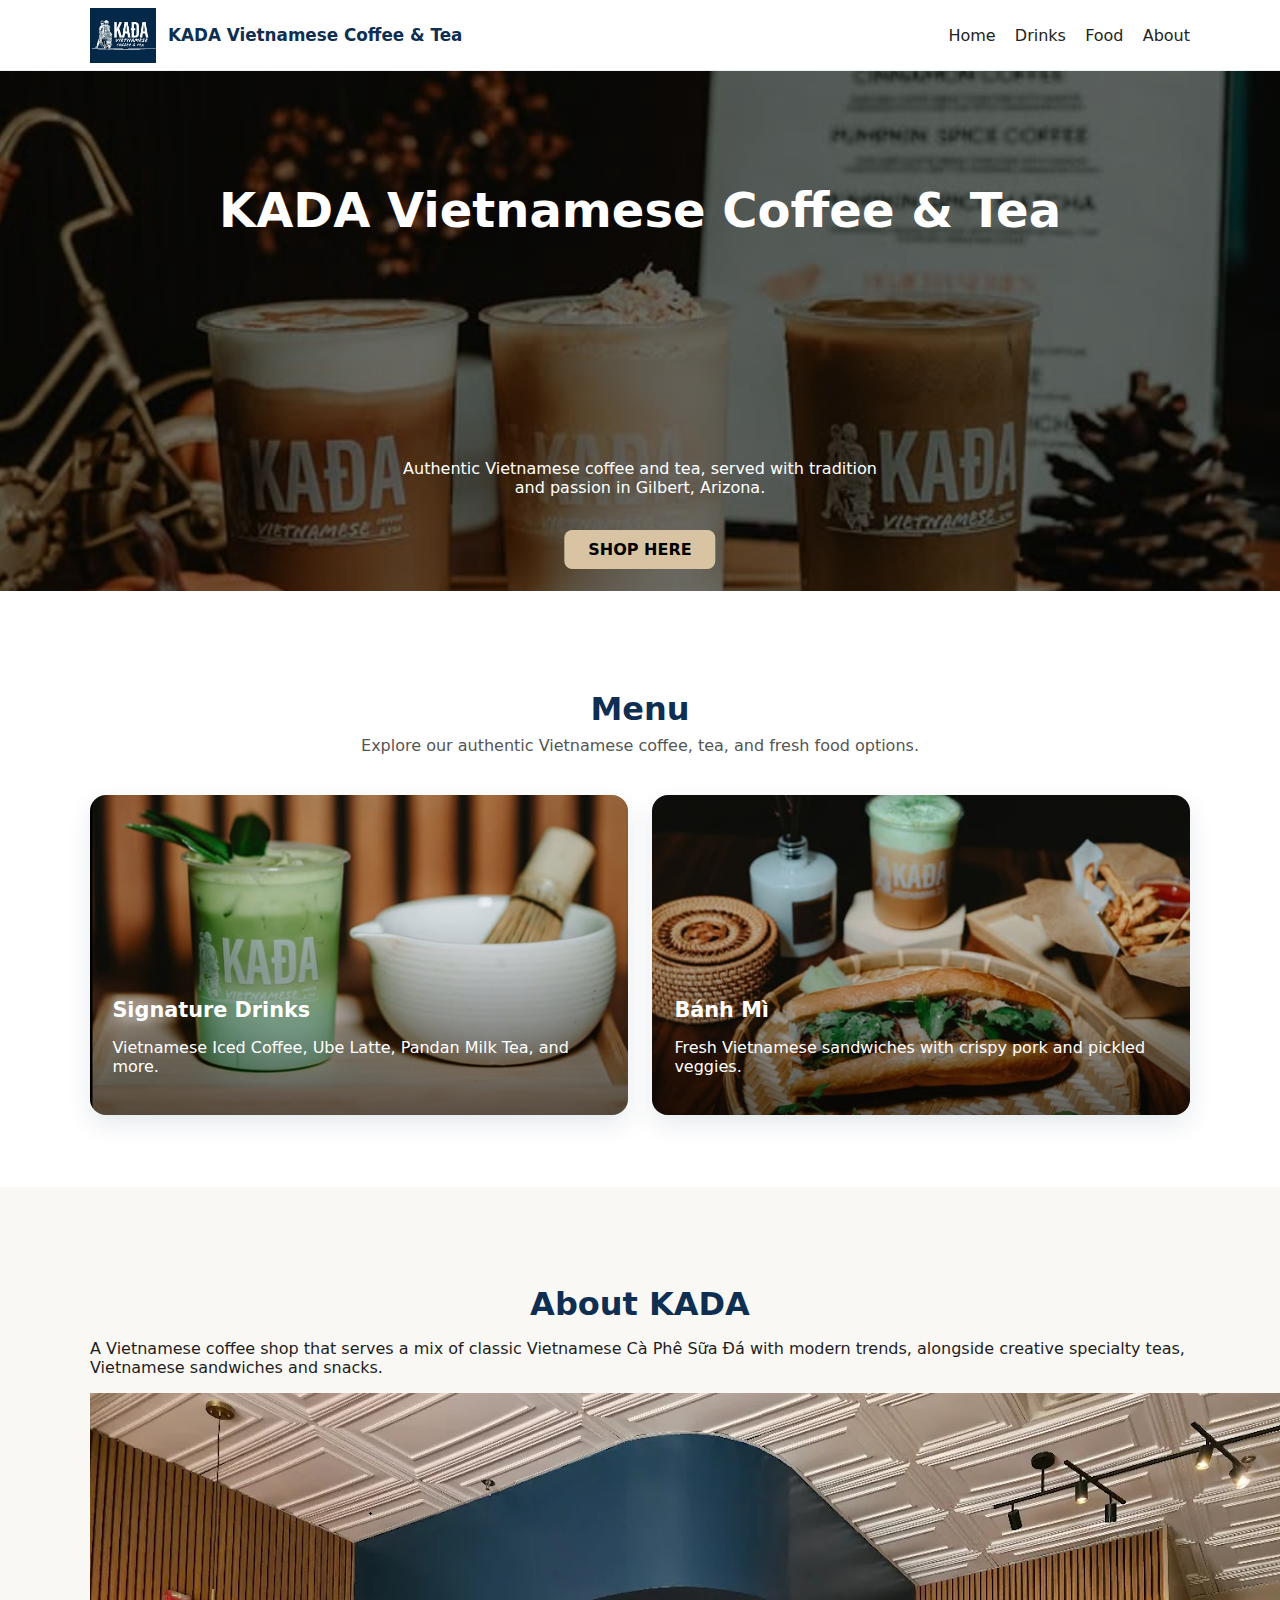
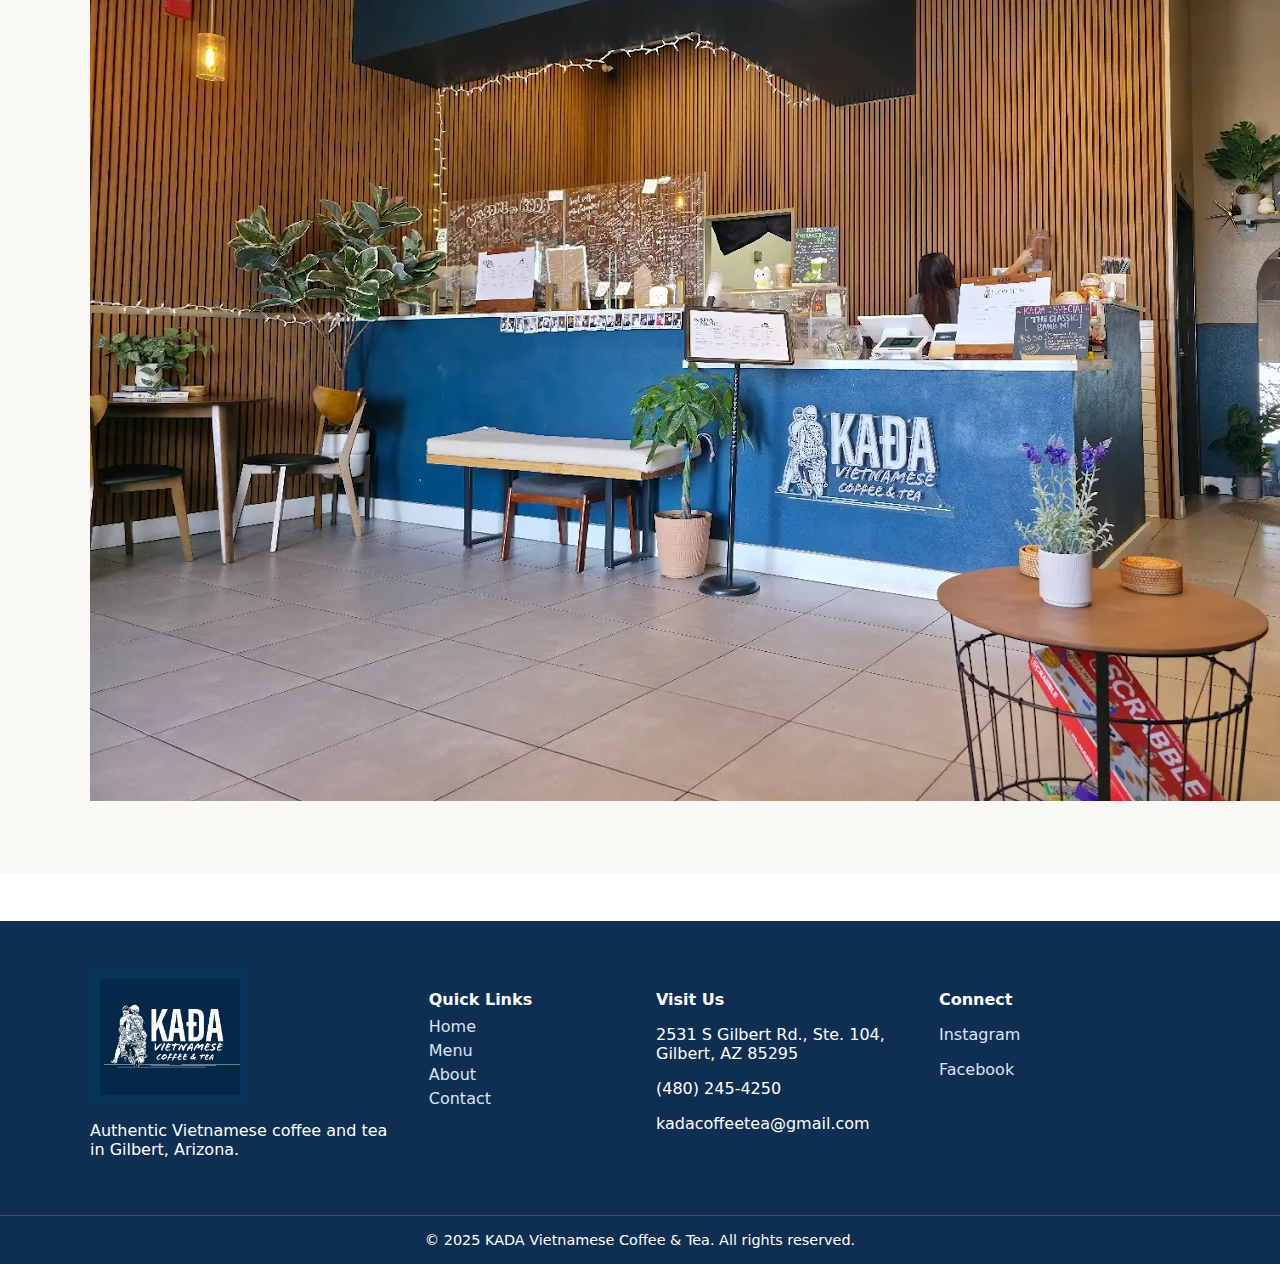
<file: index.html>
<meta name="index" content="Homepage with annocments and features" />

<!DOCTYPE html>
<html lang="en">
  <head>
    <meta charset="UTF-8" />
    <meta name="viewport" content="width=device-width, initial-scale=1" />
    <title>KADA Vietnamese Coffee & Tea</title>
    <link rel="stylesheet" href="style.css" />
  </head>

  <body>
    <!-- HEADER -->
    <header class="topbar">
      <div class="container header-inner">
        <div class="brand">
          <img src="logo.jpg" alt="KADA Logo" />
          <span class="brand-text">KADA Vietnamese Coffee & Tea</span>
        </div>
        <nav class="main-nav">
     <a href="index.html">Home</a>
        <a href="drink.html">Drinks</a>
        <a href="food.html">Food</a>
        <a href="about.html">About</a>
</nav>
</nav>

        </nav>
      </div>
    </header>

    <!-- HERO SLIDER -->
    <section id="home" class="hero">
      <input type="radio" name="slider" id="slide1" checked />
      <input type="radio" name="slider" id="slide2" />
      <input type="radio" name="slider" id="slide3" />

      <div class="slides">
        <div class="slide s1">
          <div class="hero-overlay"></div>
          <div class="hero-content">
            <h1>KADA Vietnamese Coffee &amp; Tea</h1>
            <p>
              Authentic Vietnamese coffee and tea, served with tradition and
              passion in Gilbert, Arizona.
            </p>
          </div>
        </div>

        <div class="slide s2">
          <div class="hero-overlay"></div>
          <div class="hero-content">
            <h1>Pumpkin Spice Season</h1>
            <p>Enjoy our Fall Favorites: Pumpkin Spice Coffee & Matcha</p>
          </div>
        </div>

        <div class="slide s3">
          <div class="hero-overlay"></div>
          <div class="hero-content">
            <h1>Pandan Matcha Latte</h1>
            <p>
              A refreshing twist combining pandan flavor with creamy matcha.
            </p>
          </div>
        </div>
      </div>

      <!-- Single center SHOP button -->
      <div class="shop-button">
        <a href="#menu" class="primary-btn">SHOP HERE</a>
      </div>

      <!-- arrows -->
      <div class="slide-nav prev">
       
        <!-- arrows 
        <label for="slide2" class="nav-btn nav2">&#10094;</label>
        <label for="slide3" class="nav-btn nav3">&#10094;</label>
        --> 
      </div>
      
        <!--
        <label for="slide2" class="nav-btn nav2">&#10095;</label>
        <label for="slide3" class="nav-btn nav3">&#10095;</label>
        -->  
      </div>
    </section>

    <!-- MENU SECTION -->
    <section id="menu" class="section menu-section">
      <div class="container">
        <h2>Menu</h2>
        <p class="section-text">
          Explore our authentic Vietnamese coffee, tea, and fresh food options.
        </p>

        <div class="menu-cards">

          <article class="menu-card menu-coffee">
            <a href="drink.html" class="menu-card-link">
              <div class="menu-card-overlay"></div>
              <div class="menu-card-content">
                <h3>Signature Drinks</h3>
                <p>Vietnamese Iced Coffee, Ube Latte, Pandan Milk Tea, and more.</p>
              </div>
            </a>
          </article>

          <article class="menu-card menu-food">
        <a href="food.html" class="menu-card-link">
          <div class="menu-card-overlay"></div>
          <div class="menu-card-content">
            <h3>Bánh Mì</h3>
            <p>Fresh Vietnamese sandwiches with crispy pork and pickled veggies.</p>
          </div>
        </a>
      </article>

        </div>
      </div>
    </section>

    <!-- ABOUT SECTION -->
    <section id="about" class="section alt">
      <div class="container about-layout">
        <div class="about-text">
          <h2>About KADA</h2>
          <p>
            A Vietnamese coffee shop that serves a mix of classic Vietnamese Cà Phê Sữa Đá with modern trends, alongside 
            creative specialty teas, Vietnamese sandwiches and snacks.
          </p>
        </div>
        <div class="about-image">
          <img src="inside.png" alt="Inside KADA Coffee & Tea" />
        </div>
      </div>
    </section>
<!-- FOOTER -->
<footer class="site-footer">
  <div class="container footer-grid">
    
    <div>
      <img src="logo.jpg" alt="KADA" class="footer-logo" />
      <p>Authentic Vietnamese coffee and tea in Gilbert, Arizona.</p>
    </div>

    <div>
      <h4>Quick Links</h4>
      <a href="index.html#home">Home</a>
      <a href="index.html#menu">Menu</a>
      <a href="About.html">About</a>
      <a href="index.html#contact">Contact</a>
    </div>

    <div>
      <h4>Visit Us</h4>
      <p>2531 S Gilbert Rd., Ste. 104,<br />Gilbert, AZ 85295</p>
      <p>(480) 245-4250</p>
      <p>kadacoffeetea@gmail.com</p>
    </div>

    <div>
      <h4>Connect</h4>
      <p><a href="https://www.instagram.com/kadacoffeetea/" target="_blank">Instagram</a></p>
      <p><a href="https://www.facebook.com/p/Ka%C4%90a-Vietnamese-Coffee-Tea-61565516889693/" target="_blank">Facebook</a></p>
    </div>

  </div>

  <div class="footer-bottom">
    © 2025 KADA Vietnamese Coffee &amp; Tea. All rights reserved.
  </div>
</footer>

  </body>
</html>
</file>
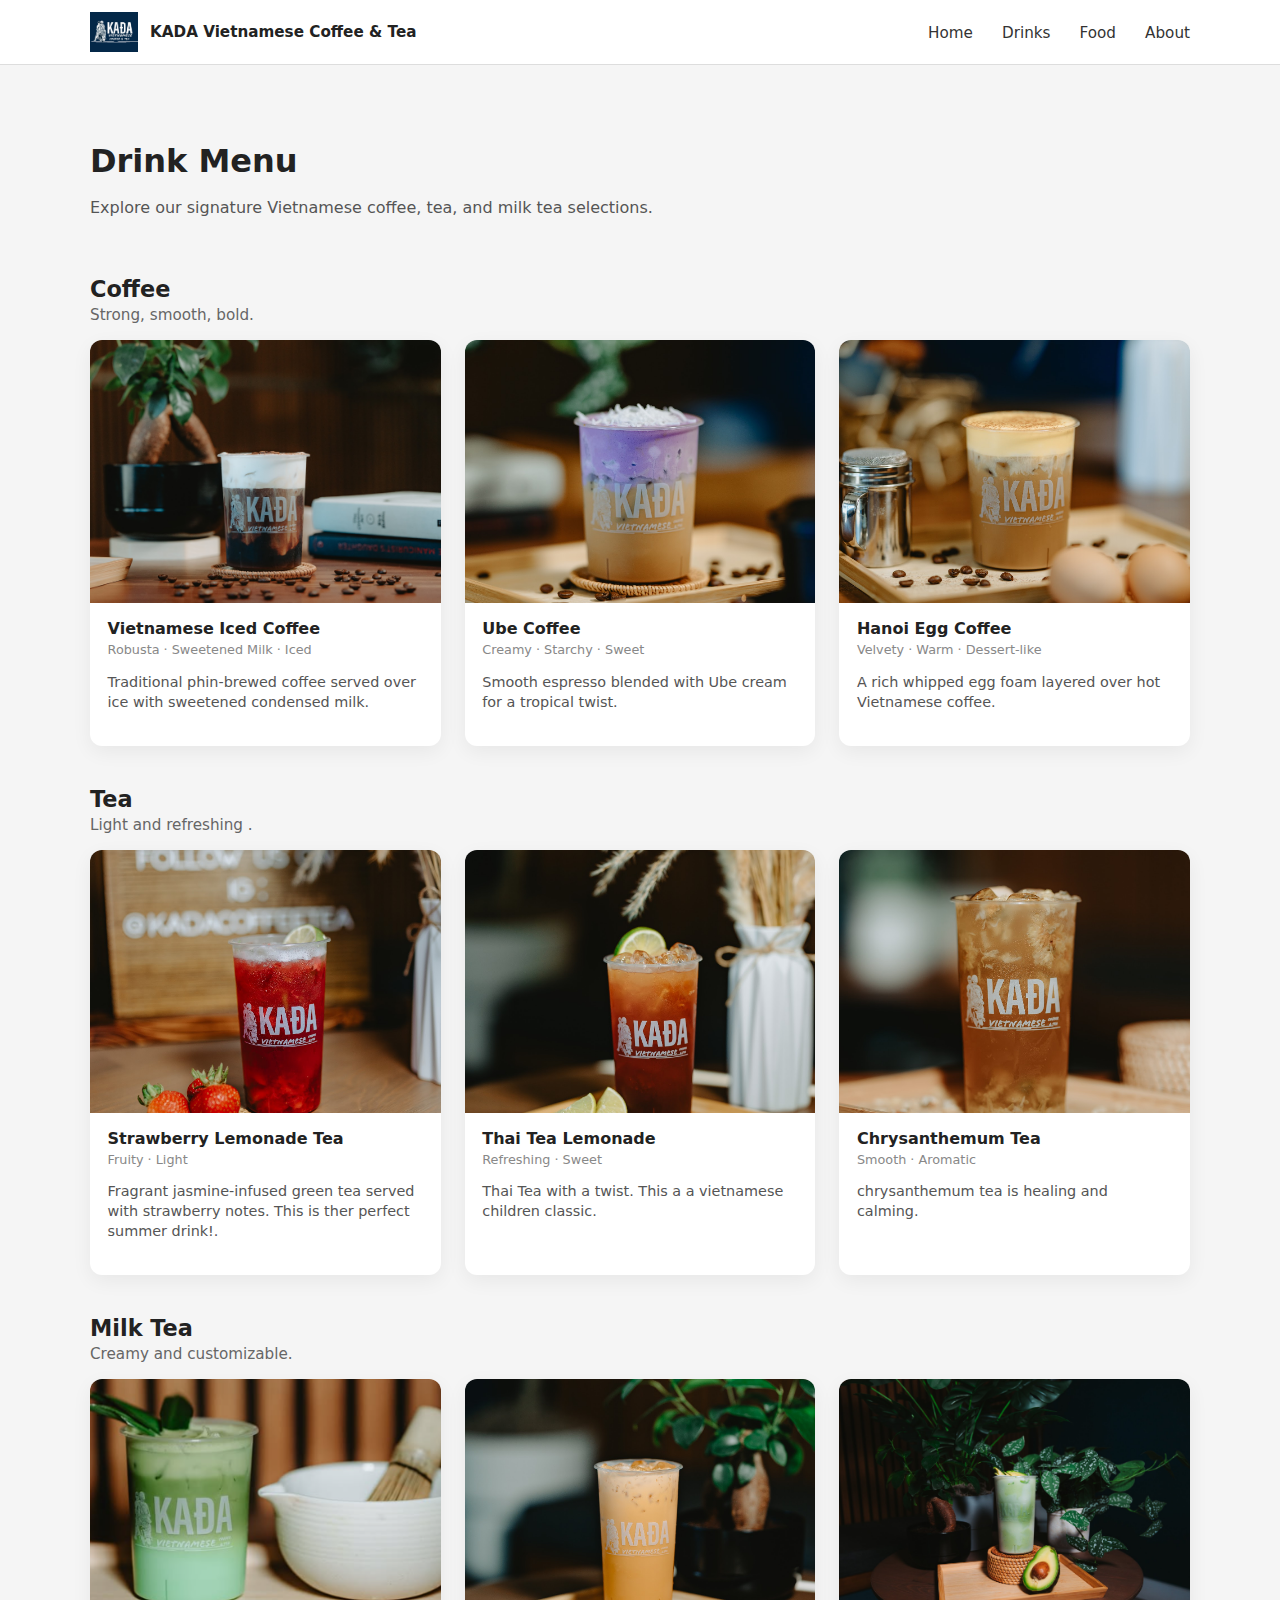
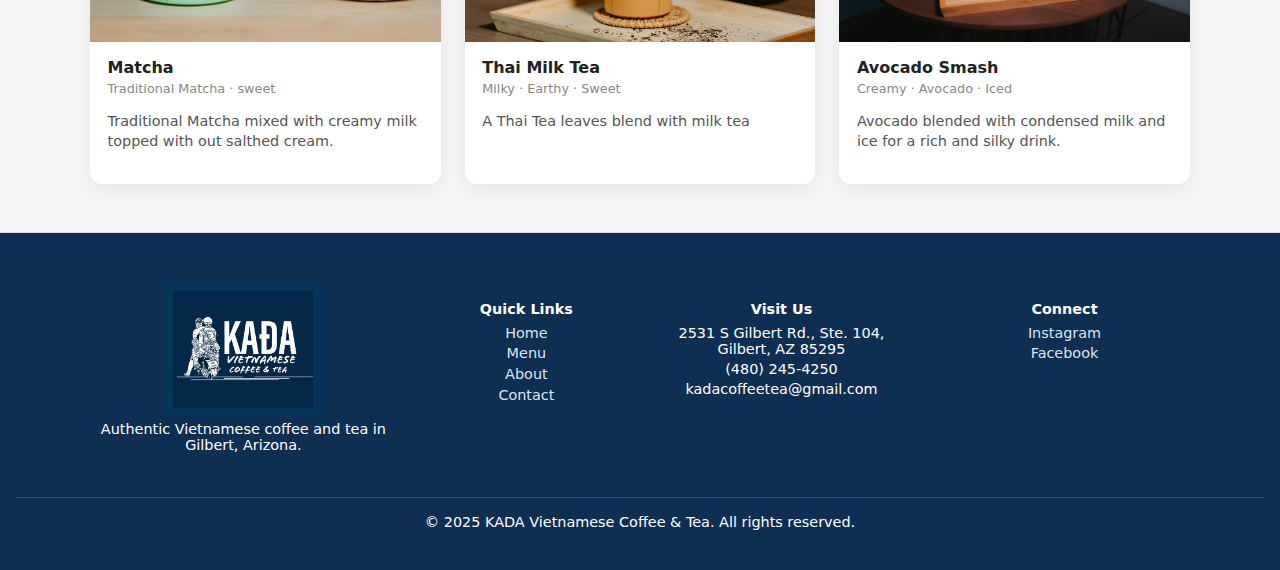
<file: drink.html>
<meta name="description" drinks="Where you can find their drinks and description" />
<!DOCTYPE html>
<html lang="en">
<head>
  <meta charset="UTF-8" />
  <title>KADA Vietnamese Coffee & Tea | Drink Menu</title>
  <meta name="viewport" content="width=device-width, initial-scale=1.0" />
  <!-- fixed file name: style.css (no "s") -->
  <link rel="stylesheet" href="style.css" />
  <style>
    body {
      margin: 0;
      font-family: system-ui, -apple-system, BlinkMacSystemFont, "Segoe UI", sans-serif;
      background-color: #f5f5f5;
      color: #222;
    }

    header {
      background-color: #ffffff;
      border-bottom: 1px solid #ddd;
      position: sticky;
      top: 0;
      z-index: 10;
    }

    .nav-container {
      max-width: 1100px;
      margin: 0 auto;
      padding: 0.75rem 1.5rem;
      display: flex;
      align-items: center;
      justify-content: space-between;
    }

    .logo-area {
      display: flex;
      align-items: center;
      gap: 0.75rem;
    }

    .logo-area img {
      height: 40px;
      width: auto;
    }

    .logo-text {
      font-weight: 600;
      font-size: 0.95rem;
    }

    nav a {
      margin-left: 1.5rem;
      text-decoration: none;
      color: #333;
      font-size: 0.95rem;
    }

    nav a:hover {
      text-decoration: underline;
    }

    .page-hero {
      max-width: 1100px;
      margin: 1.5rem auto 0;
      padding: 2rem 1.5rem 0.5rem;
    }

    .page-hero h1 {
      font-size: 2rem;
      margin-bottom: 0.5rem;
    }

    .page-hero p {
      max-width: 600px;
      line-height: 1.5;
      color: #555;
    }

    .menu-section {
      max-width: 1100px;
      margin: 0.5rem auto 2.5rem;
      padding: 0 1.5rem 0;
    }

    .menu-section h2 {
      margin-top: 2rem;
      margin-bottom: 0.25rem;
      font-size: 1.4rem;
    }

    .menu-section p.section-subtitle {
      margin-top: 0;
      margin-bottom: 1rem;
      color: #666;
      font-size: 0.95rem;
    }

    .menu-grid {
      display: grid;
      grid-template-columns: repeat(auto-fit, minmax(230px, 1fr));
      gap: 1.5rem;
    }

    .drink-card {
      background-color: #ffffff;
      border-radius: 12px;
      box-shadow: 0 6px 20px rgba(0, 0, 0, 0.06);
      overflow: hidden;
      display: flex;
      flex-direction: column;
      min-height: 260px;
    }

    .drink-image-wrapper {
      width: 100%;
      aspect-ratio: 4 / 3;
      overflow: hidden;
    }

    .drink-image-wrapper img {
      width: 100%;
      height: 100%;
      object-fit: cover;
      display: block;
    }

    .drink-content {
      padding: 1rem 1.1rem 1.2rem;
    }

    .drink-name {
      font-weight: 600;
      margin-bottom: 0.25rem;
    }

    .drink-tags {
      font-size: 0.8rem;
      color: #888;
      margin-bottom: 0.35rem;
    }

    .drink-description {
      font-size: 0.9rem;
      color: #555;
      line-height: 1.4;
    }

    footer {
      border-top: 1px solid #ddd;
      padding: 1.5rem 1rem;
      text-align: center;
      font-size: 0.9rem;
      color: #555;
      background-color: #ffffff;
    }

    footer p {
      margin: 0.25rem 0;
    }
  </style>
</head>
<body>

  <header>
    <div class="nav-container">
      <div class="logo-area">
        <img src="logo.jpg" alt="KADA Vietnamese Coffee & Tea logo" />
        <div class="logo-text">KADA Vietnamese Coffee &amp; Tea</div>
      </div>
      <nav>
        <a href="index.html">Home</a>
        <a href="drink.html">Drinks</a>
        <a href="food.html">Food</a>
        <a href="about.html">About</a>
      </nav>
    </div>
  </header>

  <main>
    <section class="page-hero">
      <h1>Drink Menu</h1>
      <p>
        Explore our signature Vietnamese coffee, tea, and milk tea selections.
      </p>
    </section>

    <!-- COFFEE -->
    <section class="menu-section">
      <h2>Coffee</h2>
      <p class="section-subtitle">Strong, smooth, bold.</p>

      <div class="menu-grid">

        <article class="drink-card">
          <div class="drink-image-wrapper">
            <img src="saltcreamdark.jpg" alt="Vietnamese Salted Cream Coffee" />
          </div>
          <div class="drink-content">
            <div class="drink-name">Vietnamese Iced Coffee</div>
            <div class="drink-tags">Robusta · Sweetened Milk · Iced</div>
            <p class="drink-description">
              Traditional phin-brewed coffee served over ice with sweetened condensed milk.
            </p>
          </div>
        </article>

        <article class="drink-card">
          <div class="drink-image-wrapper">
            <img src="Ubecoffee.jpg" alt="Ube Coffee" />
          </div>
          <div class="drink-content">
            <div class="drink-name">Ube Coffee</div>
            <div class="drink-tags">Creamy · Starchy · Sweet</div>
            <p class="drink-description">
              Smooth espresso blended with Ube cream for a tropical twist.
            </p>
          </div>
        </article>

        <article class="drink-card">
          <div class="drink-image-wrapper">
            <img src="eggCoffee.jpg" alt="Egg Coffee" />
          </div>
          <div class="drink-content">
            <div class="drink-name">Hanoi Egg Coffee</div>
            <div class="drink-tags">Velvety · Warm · Dessert-like</div>
            <p class="drink-description">
              A rich whipped egg foam layered over hot Vietnamese coffee.
            </p>
          </div>
        </article>

      </div>
    </section>

    <!-- TEA -->
    <section class="menu-section">
      <h2>Tea</h2>
      <p class="section-subtitle">Light and refreshing .</p>

      <div class="menu-grid">

        <article class="drink-card">
          <div class="drink-image-wrapper">
            <img src="strawberryTea.jpg" alt="Strawberry Lemonade Tea" />
          </div>
          <div class="drink-content">
            <div class="drink-name">Strawberry Lemonade Tea</div>
            <div class="drink-tags">Fruity · Light</div>
            <p class="drink-description">
              Fragrant jasmine-infused green tea served with strawberry notes. This is ther perfect summer drink!.
            </p>
          </div>
        </article>

        <article class="drink-card">
          <div class="drink-image-wrapper">
            <img src="thaiTeaLemonade.jpg" alt="Thai Tea Lemonade" />
          </div>
          <div class="drink-content">
            <div class="drink-name">Thai Tea Lemonade</div>
            <div class="drink-tags">Refreshing · Sweet</div>
            <p class="drink-description">
              Thai Tea with a twist. This a a vietnamese children classic.
            </p>
          </div>
        </article>

        <article class="drink-card">
          <div class="drink-image-wrapper">
            <img src="chrysanthemum.jpg" alt="chrysanthemum tea " />
          </div>
          <div class="drink-content">
            <div class="drink-name">Chrysanthemum Tea </div>
            <div class="drink-tags">Smooth · Aromatic</div>
            <p class="drink-description">
              chrysanthemum tea is healing and calming.
            </p>
          </div>
        </article>

      </div>
    </section>

    <!-- MILK TEA -->
    <section class="menu-section">
      <h2>Milk Tea</h2>
      <p class="section-subtitle">Creamy and customizable.</p>

      <div class="menu-grid">

        <article class="drink-card">
          <div class="drink-image-wrapper">
            <img src="coffee3.png" alt="matcha" />
          </div>
          <div class="drink-content">
            <div class="drink-name">Matcha</div>
            <div class="drink-tags">Traditional Matcha · sweet</div>
            <p class="drink-description">
              Traditional Matcha mixed with creamy milk topped with out salthed cream.
            </p>
          </div>
        </article>

        <article class="drink-card">
          <div class="drink-image-wrapper">
            <img src="ThaiTea.jpg" alt="Ube Milk Tea" />
          </div>
          <div class="drink-content">
            <div class="drink-name">Thai Milk Tea</div>
            <div class="drink-tags">Milky · Earthy · Sweet</div>
            <p class="drink-description">
              A Thai Tea leaves blend with milk tea
            </p>
          </div>
        </article>

        <article class="drink-card">
        <div class="drink-image-wrapper">
            <img src="Avocado.jpg" alt="Avocado Smash" />
        </div>
        <div class="drink-content">
            <div class="drink-name">Avocado Smash</div>
            <div class="drink-tags">Creamy · Avocado · Iced</div>
            <p class="drink-description">
            Avocado blended with condensed milk and ice for a rich and silky drink.
            </p>
        </div>
        </article>
      </div>
    </section>

  </main>



  <!-- FOOTER -->
<footer class="site-footer">
  <div class="container footer-grid">
    
    <div>
      <img src="logo.jpg" alt="KADA" class="footer-logo" />
      <p>Authentic Vietnamese coffee and tea in Gilbert, Arizona.</p>
    </div>

    <div>
      <h4>Quick Links</h4>
      <a href="index.html#home">Home</a>
      <a href="index.html#menu">Menu</a>
      <a href="About.html">About</a>
      <a href="index.html#contact">Contact</a>
    </div>

    <div>
      <h4>Visit Us</h4>
      <p>2531 S Gilbert Rd., Ste. 104,<br />Gilbert, AZ 85295</p>
      <p>(480) 245-4250</p>
      <p>kadacoffeetea@gmail.com</p>
    </div>

    <div>
      <h4>Connect</h4>
      <p><a href="https://www.instagram.com/kadacoffeetea/" target="_blank">Instagram</a></p>
      <p><a href="https://www.facebook.com/p/Ka%C4%90a-Vietnamese-Coffee-Tea-61565516889693/" target="_blank">Facebook</a></p>
    </div>

  </div>

  <div class="footer-bottom">
    © 2025 KADA Vietnamese Coffee &amp; Tea. All rights reserved.
  </div>
</footer>


</body>
</html>
</file>
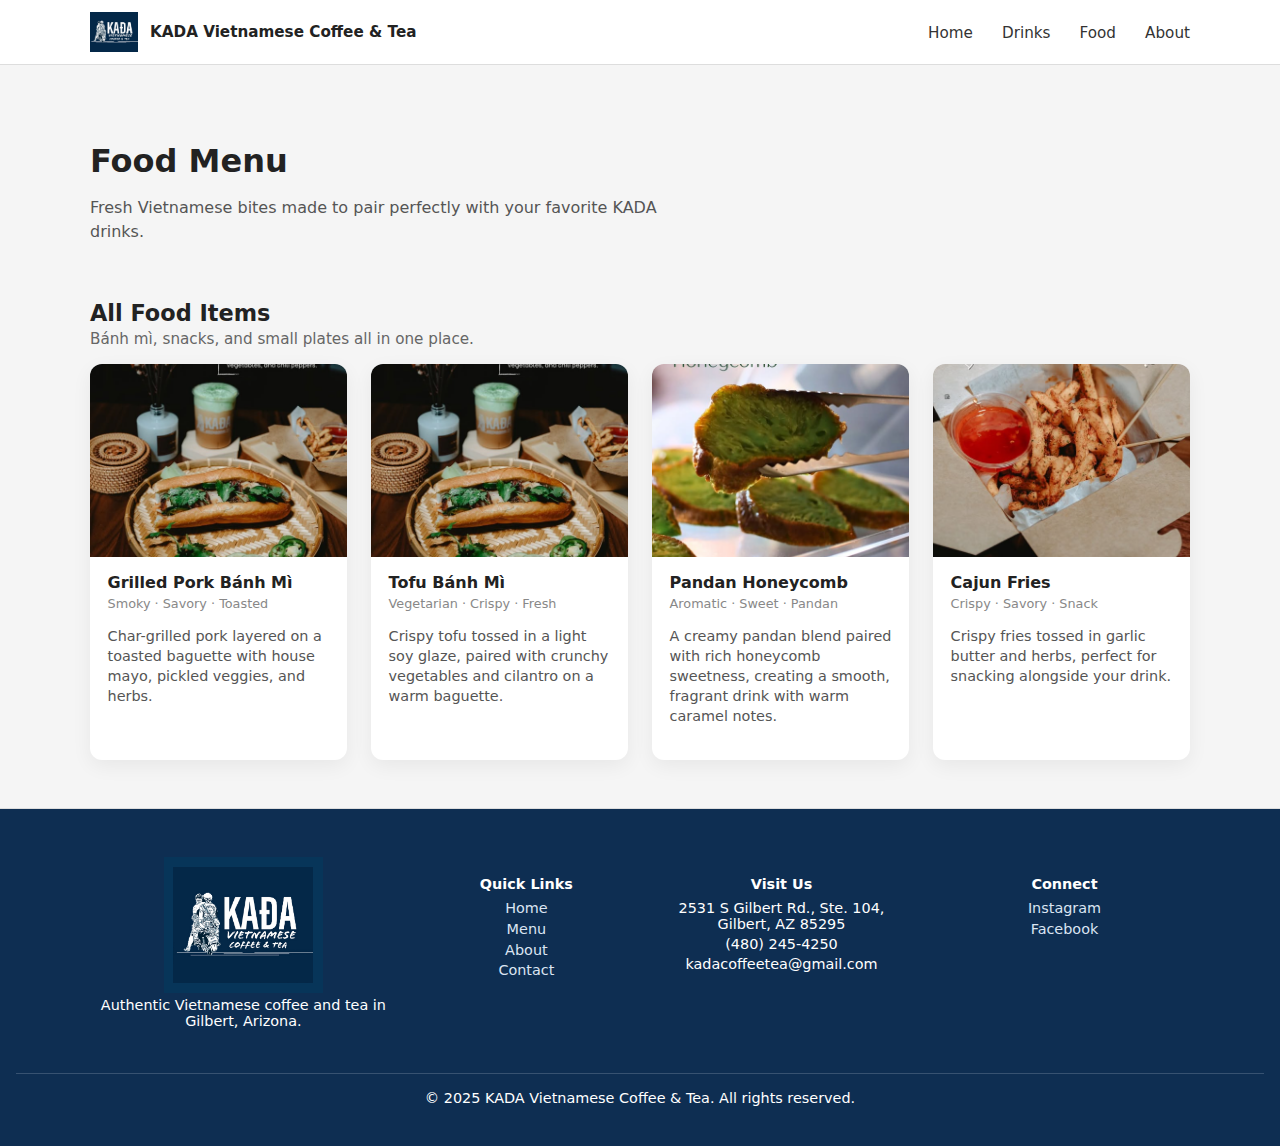
<file: food.html>
<meta name="description" Food="Where you can find their food Items description"/>
<!DOCTYPE html>
<html lang="en">
<head>
  <meta charset="UTF-8" />
  <title>KADA Vietnamese Coffee & Tea | Food Menu</title>
  <meta name="viewport" content="width=device-width, initial-scale=1.0" />
  <link rel="stylesheet" href="style.css" />
  <style>
    body {
      margin: 0;
      font-family: system-ui, -apple-system, BlinkMacSystemFont, "Segoe UI", sans-serif;
      background-color: #f5f5f5;
      color: #222;
    }

    header {
      background-color: #ffffff;
      border-bottom: 1px solid #ddd;
      position: sticky;
      top: 0;
      z-index: 10;
    }

    .nav-container {
      max-width: 1100px;
      margin: 0 auto;
      padding: 0.75rem 1.5rem;
      display: flex;
      align-items: center;
      justify-content: space-between;
    }

    .logo-area {
      display: flex;
      align-items: center;
      gap: 0.75rem;
    }

    .logo-area img {
      height: 40px;
      width: auto;
    }

    .logo-text {
      font-weight: 600;
      font-size: 0.95rem;
    }

    nav a {
      margin-left: 1.5rem;
      text-decoration: none;
      color: #333;
      font-size: 0.95rem;
    }

    nav a:hover {
      text-decoration: underline;
    }

    .page-hero {
      max-width: 1100px;
      margin: 1.5rem auto 0;
      padding: 2rem 1.5rem 0.5rem;
    }

    .page-hero h1 {
      font-size: 2rem;
      margin-bottom: 0.5rem;
    }

    .page-hero p {
      max-width: 600px;
      line-height: 1.5;
      color: #555;
    }

    .menu-section {
      max-width: 1100px;
      margin: 0.5rem auto 2.5rem;
      padding: 0 1.5rem 0;
    }

    .menu-section h2 {
      margin-top: 2rem;
      margin-bottom: 0.25rem;
      font-size: 1.4rem;
    }

    .menu-section p.section-subtitle {
      margin-top: 0;
      margin-bottom: 1rem;
      color: #666;
      font-size: 0.95rem;
    }

    .menu-grid {
      display: grid;
      grid-template-columns: repeat(auto-fit, minmax(230px, 1fr));
      gap: 1.5rem;
    }

    .drink-card {
      background-color: #ffffff;
      border-radius: 12px;
      box-shadow: 0 6px 20px rgba(0, 0, 0, 0.06);
      overflow: hidden;
      display: flex;
      flex-direction: column;
      min-height: 260px;
    }

    .drink-image-wrapper {
      width: 100%;
      aspect-ratio: 4 / 3;
      overflow: hidden;
    }

    .drink-image-wrapper img {
      width: 100%;
      height: 100%;
      object-fit: cover;
      display: block;
    }

    .drink-content {
      padding: 1rem 1.1rem 1.2rem;
    }

    .drink-name {
      font-weight: 600;
      margin-bottom: 0.25rem;
    }

    .drink-tags {
      font-size: 0.8rem;
      color: #888;
      margin-bottom: 0.35rem;
    }

    .drink-description {
      font-size: 0.9rem;
      color: #555;
      line-height: 1.4;
    }

    footer {
      border-top: 1px solid #ddd;
      padding: 1.5rem 1rem;
      text-align: center;
      font-size: 0.9rem;
      color: #555;
      background-color: #ffffff;
    }

    footer p {
      margin: 0.25rem 0;
    }
  </style>
</head>
<body>

  <!-- HEADER -->
  <header>
    <div class="nav-container">
      <div class="logo-area">
        <img src="logo.jpg" alt="KADA Vietnamese Coffee & Tea logo" />
        <div class="logo-text">KADA Vietnamese Coffee &amp; Tea</div>
      </div>
      <nav>
        <a href="index.html">Home</a>
        <a href="drink.html">Drinks</a>
        <a href="food.html">Food</a>
        <a href="about.html">About</a>
        
      </nav>
    </div>
  </header>

  <main>
    <!-- PAGE INTRO -->
    <section class="page-hero">
      <h1>Food Menu</h1>
      <p>
        Fresh Vietnamese bites made to pair perfectly with your favorite KADA drinks.
      </p>
    </section>

    <!-- SINGLE COMBINED FOOD SECTION -->
    <section class="menu-section">
      <h2>All Food Items</h2>
      <p class="section-subtitle">
        Bánh mì, snacks, and small plates all in one place.
      </p>

      <div class="menu-grid">

        <!-- Food 2 -->
        <article class="drink-card">
          <div class="drink-image-wrapper">
            <img src="sandwich.png" alt="Grilled Pork Bánh Mì" />
          </div>
          <div class="drink-content">
            <div class="drink-name">Grilled Pork Bánh Mì</div>
            <div class="drink-tags">Smoky · Savory · Toasted</div>
            <p class="drink-description">
              Char-grilled pork layered on a toasted baguette with house mayo, pickled veggies, and herbs.
            </p>
          </div>
        </article>

        <!-- Food 3 -->
        <article class="drink-card">
          <div class="drink-image-wrapper">
            <img src="sandwich.png" alt="Tofu Bánh Mì" />
          </div>
          <div class="drink-content">
            <div class="drink-name">Tofu Bánh Mì</div>
            <div class="drink-tags">Vegetarian · Crispy · Fresh</div>
            <p class="drink-description">
              Crispy tofu tossed in a light soy glaze, paired with crunchy vegetables and cilantro on a warm baguette.
            </p>
          </div>
        </article>


        <!-- Food 5 -->
        <article class="drink-card">
        <div class="drink-image-wrapper">
            <img src="pandanhoney.png" alt="Pandan Honeycomb" />
        </div>
        <div class="drink-content">
            <div class="drink-name">Pandan Honeycomb</div>
            <div class="drink-tags">Aromatic · Sweet · Pandan</div>
            <p class="drink-description">
            A creamy pandan blend paired with rich honeycomb sweetness, creating a
            smooth, fragrant drink with warm caramel notes.
            </p>
        </div>
        </article>

        <!-- Food 6 -->
        <article class="drink-card">
          <div class="drink-image-wrapper">
            <img src="Fires.png" alt="Garlic Butter Fries" />
          </div>
          <div class="drink-content">
            <div class="drink-name">Cajun Fries</div>
            <div class="drink-tags">Crispy · Savory · Snack</div>
            <p class="drink-description">
              Crispy fries tossed in garlic butter and herbs, perfect for snacking alongside your drink.
            </p>
          </div>
        </article>

      </div>
    </section>
  </main>
<!-- FOOTER -->
<footer class="site-footer">
  <div class="container footer-grid">
    
    <div>
      <img src="logo.jpg" alt="KADA" class="footer-logo" />
      <p>Authentic Vietnamese coffee and tea in Gilbert, Arizona.</p>
    </div>

    <div>
      <h4>Quick Links</h4>
      <a href="index.html#home">Home</a>
      <a href="index.html#menu">Menu</a>
      <a href="About.html">About</a>
      <a href="index.html#contact">Contact</a>
    </div>

    <div>
      <h4>Visit Us</h4>
      <p>2531 S Gilbert Rd., Ste. 104,<br />Gilbert, AZ 85295</p>
      <p>(480) 245-4250</p>
      <p>kadacoffeetea@gmail.com</p>
    </div>

    <div>
      <h4>Connect</h4>
      <p><a href="https://www.instagram.com/kadacoffeetea/" target="_blank">Instagram</a></p>
      <p><a href="https://www.facebook.com/p/Ka%C4%90a-Vietnamese-Coffee-Tea-61565516889693/" target="_blank">Facebook</a></p>
    </div>

  </div>

  <div class="footer-bottom">
    © 2025 KADA Vietnamese Coffee &amp; Tea. All rights reserved.
  </div>
</footer>


</body>
</html>
</file>
<file: style.css>
:root {
  --blue: #0e2e52;
  --brown: #8c5a3c;
  --tan: #dcc7aa;
  --offwhite: #faf8f5;
  --radius: 1rem;
}

body {
  margin: 0;
  font-family: system-ui, -apple-system, "Segoe UI", sans-serif;
  color: #1e1e1e;
  background: #fff;
}

.container {
  width: min(1100px, 100%);
  margin: 0 auto;
  padding: 0 1.5rem;
}

/* HEADER */
.topbar {
  position: sticky;
  top: 0;
  background: #fff;
  border-bottom: 1px solid rgba(14, 46, 82, 0.08);
  z-index: 50;
}

.header-inner {
  display: flex;
  align-items: center;
  justify-content: space-between;
  min-height: 70px;
}

.brand {
  display: flex;
  align-items: center;
  gap: 0.75rem;
}

.brand img {
  height: 55px;
}

.brand-text {
  font-size: 1.05rem;
  font-weight: 600;
  color: var(--blue);
}

.main-nav {
  display: flex;
  align-items: center;
  gap: 1.2rem;
}

.main-nav a {
  text-decoration: none;
  color: #222;
  font-weight: 500;
}

.main-nav a:hover {
  color: var(--blue);
}

/* HERO SLIDER */
.hero {
  position: relative;
  height: 520px;
  overflow: hidden;
}

.hero input {
  display: none;
}

.slides {
  display: flex;
  width: 300%;
  height: 100%;
  transition: transform 0.6s ease-in-out;
}

.slide {
  position: relative;
  width: 100%;
  background-size: cover;
  background-position: center;
}

.s1 {
  background-image: url("coffee1.png");
}
.s2 {
  background-image: url("coffee2.png");
}
.s3 {
  background-image: url("coffee3.png");
}

.hero-overlay {
  position: absolute;
  inset: 0;
  background: rgba(0, 0, 0, 0.45);
}

.hero-content {
  position: absolute;
  inset: 0;
  display: grid;
  place-items: center;
  text-align: center;
  color: #fff;
  gap: 1rem;
  padding: 0 1rem;
}

.hero-content h1 {
  font-size: clamp(2.3rem, 4vw, 3rem);
  font-weight: 700;
}

.hero-content p {
  max-width: 480px;
  font-size: 1rem;
}

/* Single center SHOP button below content */
.shop-button {
  position: absolute;
  bottom: 2rem;
  left: 50%;
  transform: translateX(-50%);
}

.primary-btn {
  background: #d8c4a2;
  color: #000;
  padding: 0.6rem 1.5rem;
  border-radius: 0.5rem;
  text-decoration: none;
  font-weight: 600;
}

/* ARROWS */
.slide-nav {
  position: absolute;
  top: 50%;
  transform: translateY(-50%);
  display: grid;
}

.slide-nav.prev {
  left: 1rem;
}

.slide-nav.next {
  right: 1rem;
}

.nav-btn {
  width: 38px;
  height: 38px;
  background: rgba(0, 0, 0, 0.38);
  border-radius: 50%;
  display: grid;
  place-items: center;
  color: #fff;
  cursor: pointer;
  font-size: 1.6rem;
}

/* SLIDER CONTROL */
#slide1:checked ~ .slides {
  transform: translateX(0);
}
#slide2:checked ~ .slides {
  transform: translateX(-100%);
}
#slide3:checked ~ .slides {
  transform: translateX(-200%);
}

/* SECTIONS */
.section {
  padding: 4.5rem 0;
}

.section.alt {
  background: var(--offwhite);
}

.section h2 {
  text-align: center;
  color: var(--blue);
  font-size: 2rem;
  margin-bottom: 0.5rem;
}

.section-text {
  text-align: center;
  max-width: 640px;
  margin: 0 auto 2.5rem;
  color: #555;
}

/* MENU CARDS */
.menu-cards {
  display: grid;
  grid-template-columns: repeat(auto-fit, minmax(280px, 1fr));
  gap: 1.5rem;
}

.menu-card {
  position: relative;
  height: 320px;
  border-radius: 1rem;
  overflow: hidden;
  background-size: cover;
  background-position: center;
  box-shadow: 0 10px 25px rgba(14, 46, 82, 0.1);
}

.menu-coffee {
  background-image: url("coffee3.png");
}
.menu-food {
  background-image: url("sandwich.png");
}

.menu-card-overlay {
  position: absolute;
  inset: 0;
  background: linear-gradient(180deg, rgba(0, 0, 0, 0) 40%, rgba(0, 0, 0, 0.55));
}

.menu-card-content {
  position: absolute;
  bottom: 1.4rem;
  left: 1.4rem;
  right: 1.4rem;
  color: #fff;
}

.menu-card-content h3 {
  margin: 0 0 0.4rem;
  font-size: 1.3rem;
}

/* FOOTER */
.site-footer {
  background: var(--blue);
  color: #fff;
  margin-top: 3rem;
  padding-top: 3rem;
}

.footer-grid {
  display: grid;
  grid-template-columns: 1.1fr 0.7fr 0.9fr 0.9fr;
  gap: 2rem;
  padding-bottom: 2.5rem;
}

.footer-logo {
  max-width: 140px;
  background: #073559;
  padding: 0.6rem;
}

.site-footer h4 {
  margin-bottom: 0.5rem;
}

.site-footer a {
  display: block;
  color: #dbe5f2;
  text-decoration: none;
  margin-bottom: 0.3rem;
}

.footer-bottom {
  border-top: 1px solid rgba(219, 229, 242, 0.2);
  text-align: center;
  padding: 1rem;
  font-size: 0.9rem;
}
</file>
